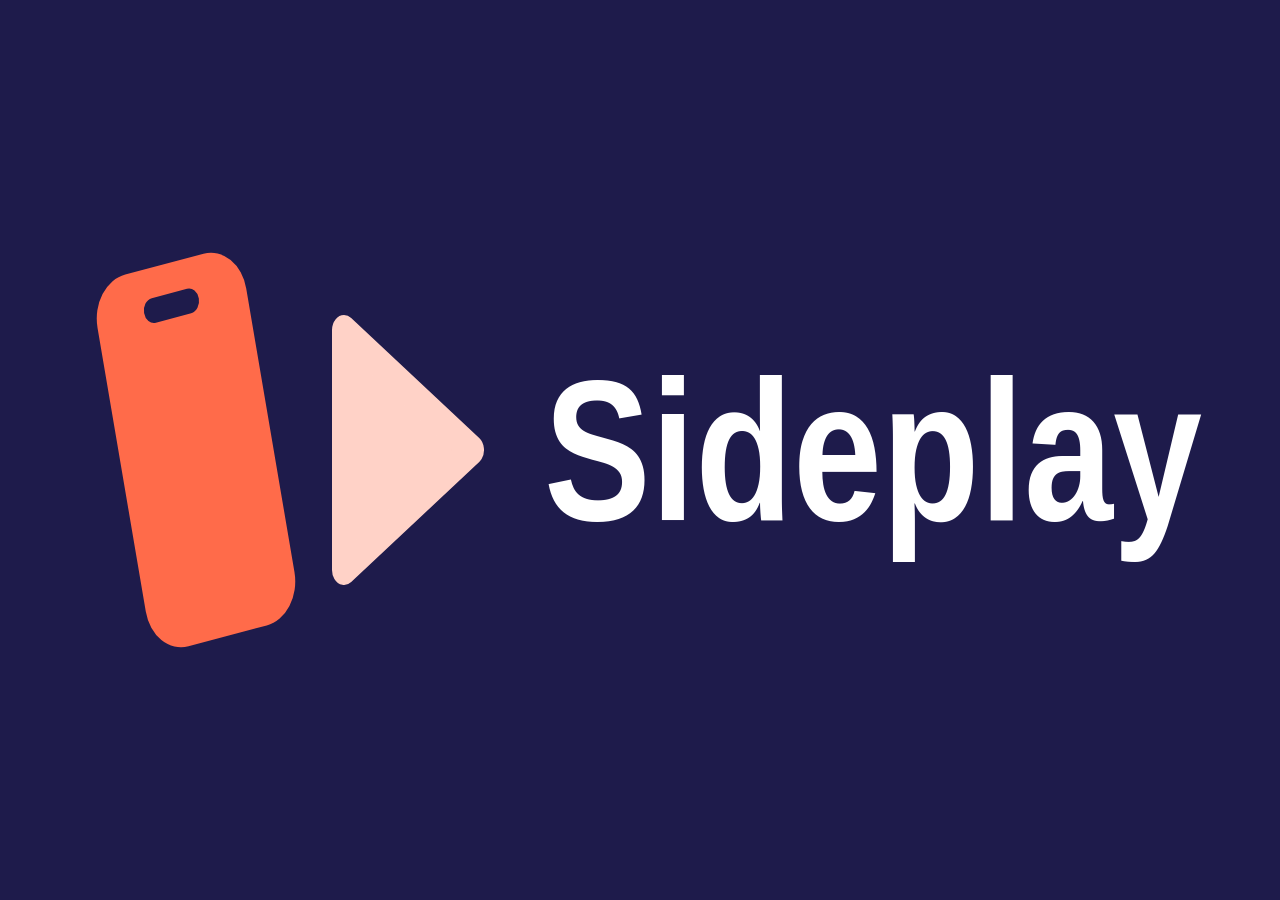
<file: docs/design/icon-concepts/banner-a3.html>
<!doctype html><html><head><meta charset="utf-8"><style>html,body{margin:0;padding:0;background:#1e1b4b}svg{display:block;width:100vw;height:100vh}</style></head><body>
<svg viewBox="0 0 320 180" preserveAspectRatio="none"><rect width="320" height="180" fill="#1e1b4b"/>
  <g transform="rotate(-12 49 90)">
    <rect x="30" y="52" width="38" height="76" rx="9" fill="#ff6b4a"/>
    <rect x="42" y="58" width="14" height="5" rx="2.5" fill="#1e1b4b"/>
  </g>
  <path d="M86 66 L118 90 L86 114 Z" fill="#ffd2c7" stroke="#ffd2c7" stroke-width="6" stroke-linejoin="round"/>
  <text x="136" y="104" font-family="Helvetica, Arial" font-weight="700" font-size="40" fill="#ffffff">Sideplay</text></svg>
</body></html>
</file>
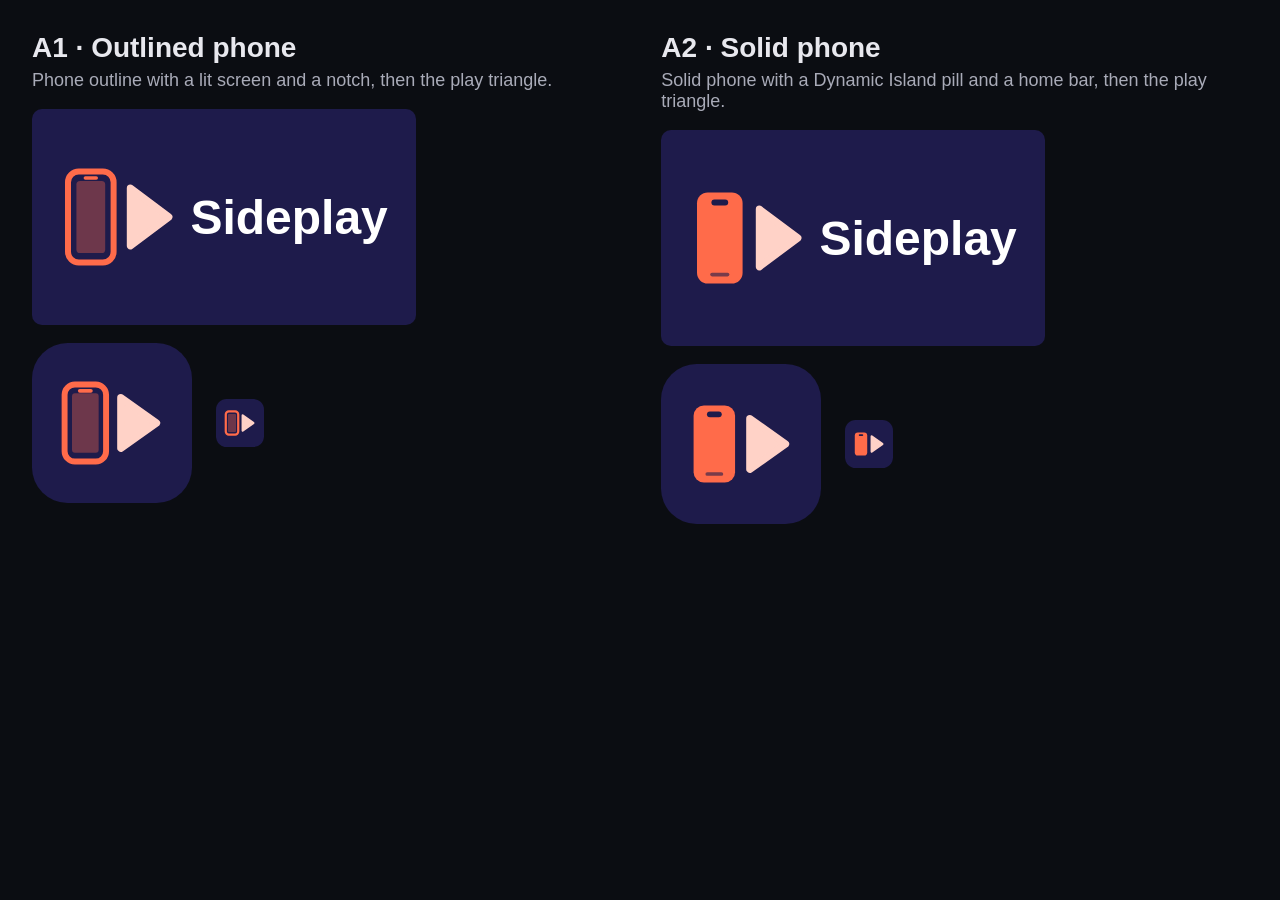
<file: docs/design/icon-concepts/concepts-a.html>
<!doctype html>
<html><head><meta charset="utf-8"><title>Sideplay icon A variants</title>
<style>
  body { margin: 0; background: #0b0d12; font-family: -apple-system, Helvetica, Arial, sans-serif; color: #e8e8ee; }
  .sheet { display: grid; grid-template-columns: repeat(3, 1fr); gap: 32px; padding: 32px; width: 1856px; }
  .concept h2 { font-size: 28px; margin: 0 0 6px; }
  .concept p { margin: 0 0 18px; color: #a9abb8; font-size: 18px; }
  .row { display: flex; gap: 24px; align-items: center; }
  .banner { width: 384px; height: 216px; border-radius: 10px; overflow: hidden; }
  .icon { width: 160px; height: 160px; }
  .small { width: 48px; height: 48px; }
</style></head>
<body><div class="sheet">

<!-- A1: outlined phone -->
<div class="concept">
  <h2>A1 · Outlined phone</h2>
  <p>Phone outline with a lit screen and a notch, then the play triangle.</p>
  <div class="row">
    <svg class="banner" viewBox="0 0 320 180"><rect width="320" height="180" fill="#1e1b4b"/>
      <rect x="30" y="52" width="38" height="76" rx="9" fill="none" stroke="#ff6b4a" stroke-width="5"/>
      <rect x="37" y="60" width="24" height="60" rx="3" fill="#ff6b4a" opacity="0.35"/>
      <rect x="43" y="56" width="12" height="3" rx="1.5" fill="#ff6b4a"/>
      <path d="M82 66 L114 90 L82 114 Z" fill="#ffd2c7" stroke="#ffd2c7" stroke-width="6" stroke-linejoin="round"/>
      <text x="132" y="104" font-family="Helvetica, Arial" font-weight="700" font-size="40" fill="#ffffff">Sideplay</text></svg>
  </div>
  <div class="row" style="margin-top:18px">
    <svg class="icon" viewBox="0 0 108 108"><rect width="108" height="108" rx="24" fill="#1e1b4b"/>
      <rect x="22" y="28" width="28" height="52" rx="7" fill="none" stroke="#ff6b4a" stroke-width="4"/>
      <rect x="27" y="34" width="18" height="40" rx="2" fill="#ff6b4a" opacity="0.35"/>
      <rect x="31" y="31" width="10" height="2.5" rx="1.25" fill="#ff6b4a"/>
      <path d="M60 37 L84 54 L60 71 Z" fill="#ffd2c7" stroke="#ffd2c7" stroke-width="5" stroke-linejoin="round"/></svg>
    <svg class="small" viewBox="0 0 108 108"><rect width="108" height="108" rx="24" fill="#1e1b4b"/>
      <rect x="22" y="28" width="28" height="52" rx="7" fill="none" stroke="#ff6b4a" stroke-width="5"/>
      <rect x="27" y="34" width="18" height="40" rx="2" fill="#ff6b4a" opacity="0.35"/>
      <path d="M60 37 L84 54 L60 71 Z" fill="#ffd2c7" stroke="#ffd2c7" stroke-width="5" stroke-linejoin="round"/></svg>
  </div>
</div>

<!-- A2: solid phone -->
<div class="concept">
  <h2>A2 · Solid phone</h2>
  <p>Solid phone with a Dynamic Island pill and a home bar, then the play triangle.</p>
  <div class="row">
    <svg class="banner" viewBox="0 0 320 180"><rect width="320" height="180" fill="#1e1b4b"/>
      <rect x="30" y="52" width="38" height="76" rx="9" fill="#ff6b4a"/>
      <rect x="42" y="58" width="14" height="5" rx="2.5" fill="#1e1b4b"/>
      <rect x="41" y="119" width="16" height="3" rx="1.5" fill="#1e1b4b" opacity="0.6"/>
      <path d="M82 66 L114 90 L82 114 Z" fill="#ffd2c7" stroke="#ffd2c7" stroke-width="6" stroke-linejoin="round"/>
      <text x="132" y="104" font-family="Helvetica, Arial" font-weight="700" font-size="40" fill="#ffffff">Sideplay</text></svg>
  </div>
  <div class="row" style="margin-top:18px">
    <svg class="icon" viewBox="0 0 108 108"><rect width="108" height="108" rx="24" fill="#1e1b4b"/>
      <rect x="22" y="28" width="28" height="52" rx="7" fill="#ff6b4a"/>
      <rect x="31" y="32" width="10" height="4" rx="2" fill="#1e1b4b"/>
      <rect x="30" y="73" width="12" height="2.5" rx="1.25" fill="#1e1b4b" opacity="0.6"/>
      <path d="M60 37 L84 54 L60 71 Z" fill="#ffd2c7" stroke="#ffd2c7" stroke-width="5" stroke-linejoin="round"/></svg>
    <svg class="small" viewBox="0 0 108 108"><rect width="108" height="108" rx="24" fill="#1e1b4b"/>
      <rect x="22" y="28" width="28" height="52" rx="7" fill="#ff6b4a"/>
      <rect x="31" y="32" width="10" height="4" rx="2" fill="#1e1b4b"/>
      <path d="M60 37 L84 54 L60 71 Z" fill="#ffd2c7" stroke="#ffd2c7" stroke-width="5" stroke-linejoin="round"/></svg>
  </div>
</div>

<!-- A3: tilted phone -->
<div class="concept">
  <h2>A3 · Tilted phone</h2>
  <p>Solid phone tilted toward the play triangle, as if sliding sideways onto the TV.</p>
  <div class="row">
    <svg class="banner" viewBox="0 0 320 180"><rect width="320" height="180" fill="#1e1b4b"/>
      <g transform="rotate(-12 49 90)">
        <rect x="30" y="52" width="38" height="76" rx="9" fill="#ff6b4a"/>
        <rect x="42" y="58" width="14" height="5" rx="2.5" fill="#1e1b4b"/>
      </g>
      <path d="M86 66 L118 90 L86 114 Z" fill="#ffd2c7" stroke="#ffd2c7" stroke-width="6" stroke-linejoin="round"/>
      <text x="136" y="104" font-family="Helvetica, Arial" font-weight="700" font-size="40" fill="#ffffff">Sideplay</text></svg>
  </div>
  <div class="row" style="margin-top:18px">
    <svg class="icon" viewBox="0 0 108 108"><rect width="108" height="108" rx="24" fill="#1e1b4b"/>
      <g transform="rotate(-12 36 54)">
        <rect x="22" y="28" width="28" height="52" rx="7" fill="#ff6b4a"/>
        <rect x="31" y="32" width="10" height="4" rx="2" fill="#1e1b4b"/>
      </g>
      <path d="M61 37 L85 54 L61 71 Z" fill="#ffd2c7" stroke="#ffd2c7" stroke-width="5" stroke-linejoin="round"/></svg>
    <svg class="small" viewBox="0 0 108 108"><rect width="108" height="108" rx="24" fill="#1e1b4b"/>
      <g transform="rotate(-12 36 54)">
        <rect x="22" y="28" width="28" height="52" rx="7" fill="#ff6b4a"/>
        <rect x="31" y="32" width="10" height="4" rx="2" fill="#1e1b4b"/>
      </g>
      <path d="M61 37 L85 54 L61 71 Z" fill="#ffd2c7" stroke="#ffd2c7" stroke-width="5" stroke-linejoin="round"/></svg>
  </div>
</div>

</div></body></html>
</file>
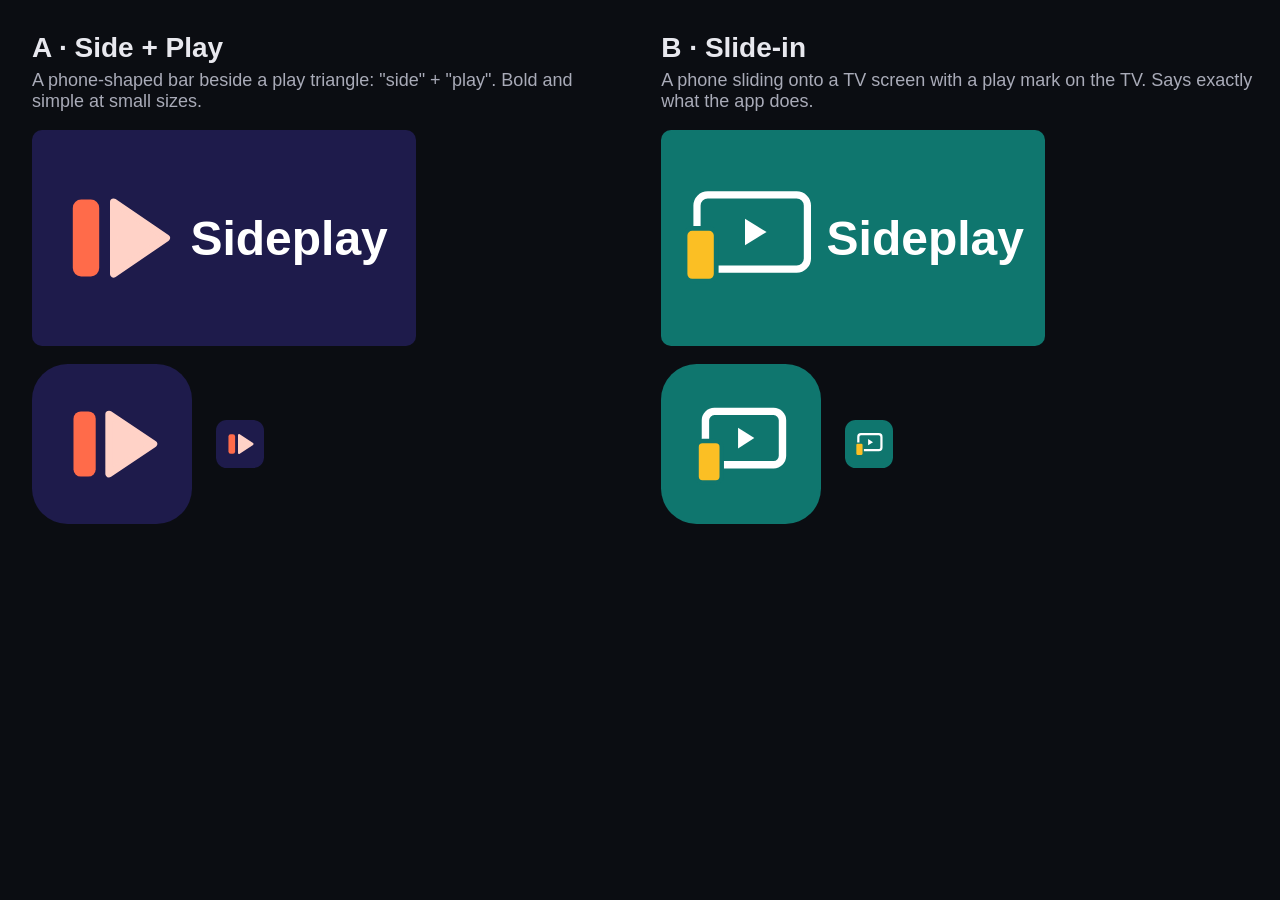
<file: docs/design/icon-concepts/concepts.html>
<!doctype html>
<html><head><meta charset="utf-8"><title>Sideplay icon concepts</title>
<style>
  body { margin: 0; background: #0b0d12; font-family: -apple-system, Helvetica, Arial, sans-serif; color: #e8e8ee; }
  .sheet { display: grid; grid-template-columns: repeat(3, 1fr); gap: 32px; padding: 32px; width: 1856px; }
  .concept h2 { font-size: 28px; margin: 0 0 6px; }
  .concept p { margin: 0 0 18px; color: #a9abb8; font-size: 18px; }
  .row { display: flex; gap: 24px; align-items: center; }
  .banner { width: 384px; height: 216px; border-radius: 10px; overflow: hidden; }
  .icon { width: 160px; height: 160px; }
  .small { width: 48px; height: 48px; }
</style></head>
<body><div class="sheet">

<!-- A: side bar + play -->
<div class="concept">
  <h2>A · Side + Play</h2>
  <p>A phone-shaped bar beside a play triangle: "side" + "play". Bold and simple at small sizes.</p>
  <div class="row">
    <svg class="banner" viewBox="0 0 320 180"><rect width="320" height="180" fill="#1e1b4b"/>
      <rect x="34" y="58" width="22" height="64" rx="7" fill="#ff6b4a"/>
      <path d="M68 60 L112 90 L68 120 Z" fill="#ffd2c7" stroke="#ffd2c7" stroke-width="6" stroke-linejoin="round"/>
      <text x="132" y="104" font-family="Helvetica, Arial" font-weight="700" font-size="40" fill="#ffffff">Sideplay</text></svg>
  </div>
  <div class="row" style="margin-top:18px">
    <svg class="icon" viewBox="0 0 108 108"><rect width="108" height="108" rx="24" fill="#1e1b4b"/>
      <rect x="28" y="32" width="15" height="44" rx="5" fill="#ff6b4a"/>
      <path d="M52 34 L82 54 L52 74 Z" fill="#ffd2c7" stroke="#ffd2c7" stroke-width="5" stroke-linejoin="round"/></svg>
    <svg class="small" viewBox="0 0 108 108"><rect width="108" height="108" rx="24" fill="#1e1b4b"/>
      <rect x="28" y="32" width="15" height="44" rx="5" fill="#ff6b4a"/>
      <path d="M52 34 L82 54 L52 74 Z" fill="#ffd2c7" stroke="#ffd2c7" stroke-width="5" stroke-linejoin="round"/></svg>
  </div>
</div>

<!-- B: slide-in -->
<div class="concept">
  <h2>B · Slide-in</h2>
  <p>A phone sliding onto a TV screen with a play mark on the TV. Says exactly what the app does.</p>
  <div class="row">
    <svg class="banner" viewBox="0 0 320 180"><rect width="320" height="180" fill="#0f766e"/>
      <rect x="30" y="54" width="92" height="62" rx="9" fill="none" stroke="#ffffff" stroke-width="6"/>
      <path d="M70 74 L88 85 L70 96 Z" fill="#ffffff"/>
      <rect x="20" y="82" width="26" height="44" rx="6" fill="#fbbf24" stroke="#0f766e" stroke-width="4"/>
      <text x="138" y="104" font-family="Helvetica, Arial" font-weight="700" font-size="40" fill="#ffffff">Sideplay</text></svg>
  </div>
  <div class="row" style="margin-top:18px">
    <svg class="icon" viewBox="0 0 108 108"><rect width="108" height="108" rx="24" fill="#0f766e"/>
      <rect x="30" y="32" width="52" height="36" rx="6" fill="none" stroke="#ffffff" stroke-width="5"/>
      <path d="M52 43 L63 50 L52 57 Z" fill="#ffffff"/>
      <rect x="24" y="52" width="17" height="28" rx="4" fill="#fbbf24" stroke="#0f766e" stroke-width="3"/></svg>
    <svg class="small" viewBox="0 0 108 108"><rect width="108" height="108" rx="24" fill="#0f766e"/>
      <rect x="30" y="32" width="52" height="36" rx="6" fill="none" stroke="#ffffff" stroke-width="5"/>
      <path d="M52 43 L63 50 L52 57 Z" fill="#ffffff"/>
      <rect x="24" y="52" width="17" height="28" rx="4" fill="#fbbf24" stroke="#0f766e" stroke-width="3"/></svg>
  </div>
</div>

<!-- C: overlap -->
<div class="concept">
  <h2>C · Overlap</h2>
  <p>A tall (phone) and a wide (TV) shape overlapping; the shared area glows. Abstract and calm.</p>
  <div class="row">
    <svg class="banner" viewBox="0 0 320 180"><rect width="320" height="180" fill="#f5f3ff"/>
      <rect x="40" y="62" width="76" height="52" rx="8" fill="#6d28d9" opacity="0.85"/>
      <rect x="30" y="48" width="34" height="64" rx="8" fill="#ec4899" opacity="0.85"/>
      <rect x="40" y="62" width="24" height="50" fill="#ffffff" opacity="0.55"/>
      <text x="134" y="104" font-family="Helvetica, Arial" font-weight="700" font-size="40" fill="#2e1065">Sideplay</text></svg>
  </div>
  <div class="row" style="margin-top:18px">
    <svg class="icon" viewBox="0 0 108 108"><rect width="108" height="108" rx="24" fill="#f5f3ff"/>
      <rect x="34" y="40" width="50" height="34" rx="6" fill="#6d28d9" opacity="0.85"/>
      <rect x="24" y="30" width="24" height="44" rx="6" fill="#ec4899" opacity="0.85"/>
      <rect x="34" y="40" width="14" height="34" fill="#ffffff" opacity="0.55"/></svg>
    <svg class="small" viewBox="0 0 108 108"><rect width="108" height="108" rx="24" fill="#f5f3ff"/>
      <rect x="34" y="40" width="50" height="34" rx="6" fill="#6d28d9" opacity="0.85"/>
      <rect x="24" y="30" width="24" height="44" rx="6" fill="#ec4899" opacity="0.85"/>
      <rect x="34" y="40" width="14" height="34" fill="#ffffff" opacity="0.55"/></svg>
  </div>
</div>

</div></body></html>
</file>
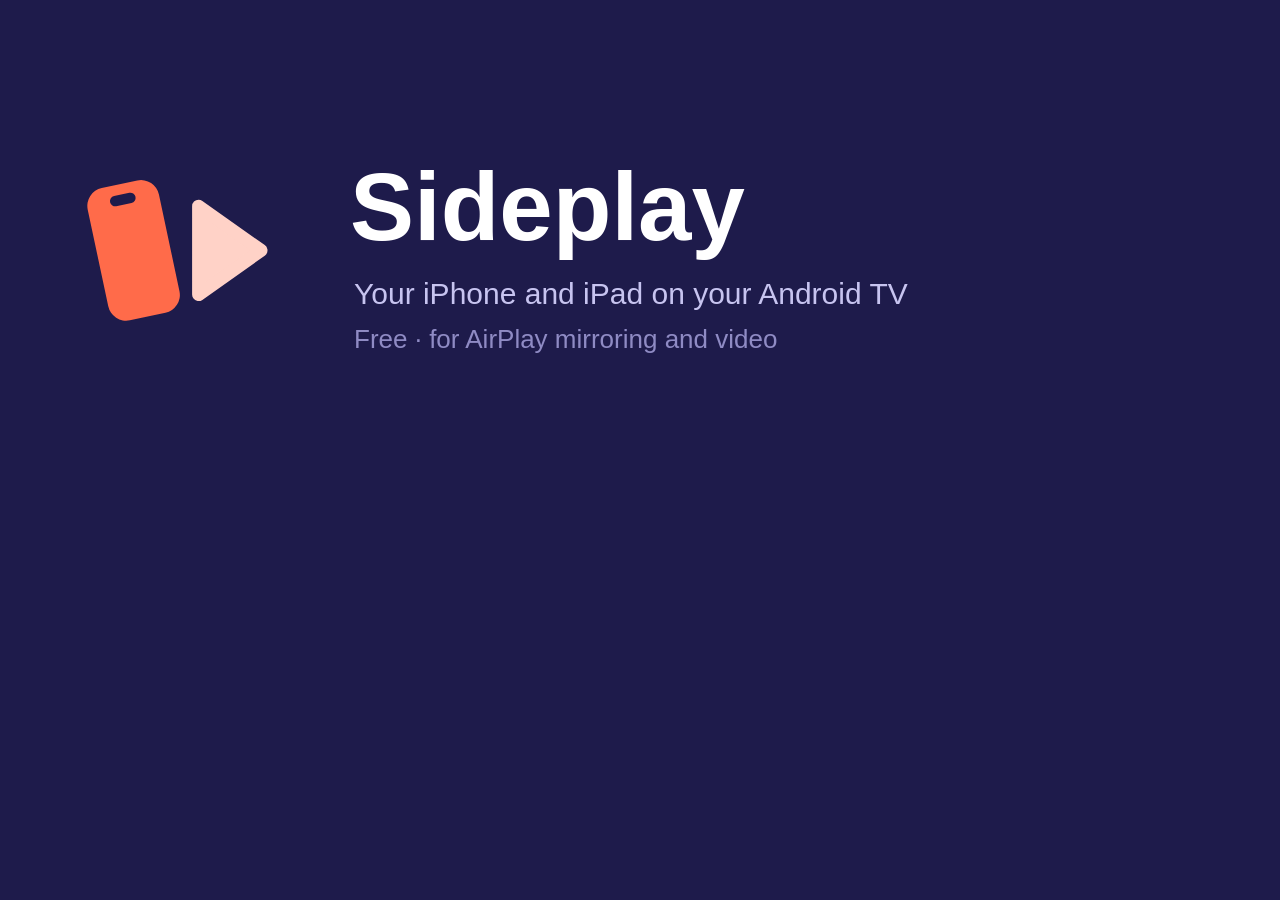
<file: docs/store/src/feature-1024x500.html>
<!doctype html><html><head><meta charset="utf-8"><style>html,body{margin:0;background:#1e1b4b}svg{display:block}</style></head><body>
<svg width="1024" height="500" viewBox="0 0 1024 500"><rect width="1024" height="500" fill="#1e1b4b"/>
<g transform="translate(40 110) scale(2.6)"><g transform="rotate(-12 36 54)"><rect x="22" y="28" width="28" height="52" rx="7" fill="#ff6b4a"/><rect x="31" y="32" width="10" height="4" rx="2" fill="#1e1b4b"/></g>
<path d="M61 37 L85 54 L61 71 Z" fill="#ffd2c7" stroke="#ffd2c7" stroke-width="5" stroke-linejoin="round"/></g>
<text x="350" y="240" font-family="Helvetica, Arial" font-weight="700" font-size="96" fill="#ffffff">Sideplay</text>
<text x="354" y="304" font-family="Helvetica, Arial" font-size="30" fill="#c7c4f0">Your iPhone and iPad on your Android TV</text>
<text x="354" y="348" font-family="Helvetica, Arial" font-size="26" fill="#8f8bc4">Free · for AirPlay mirroring and video</text></svg></body></html>
</file>
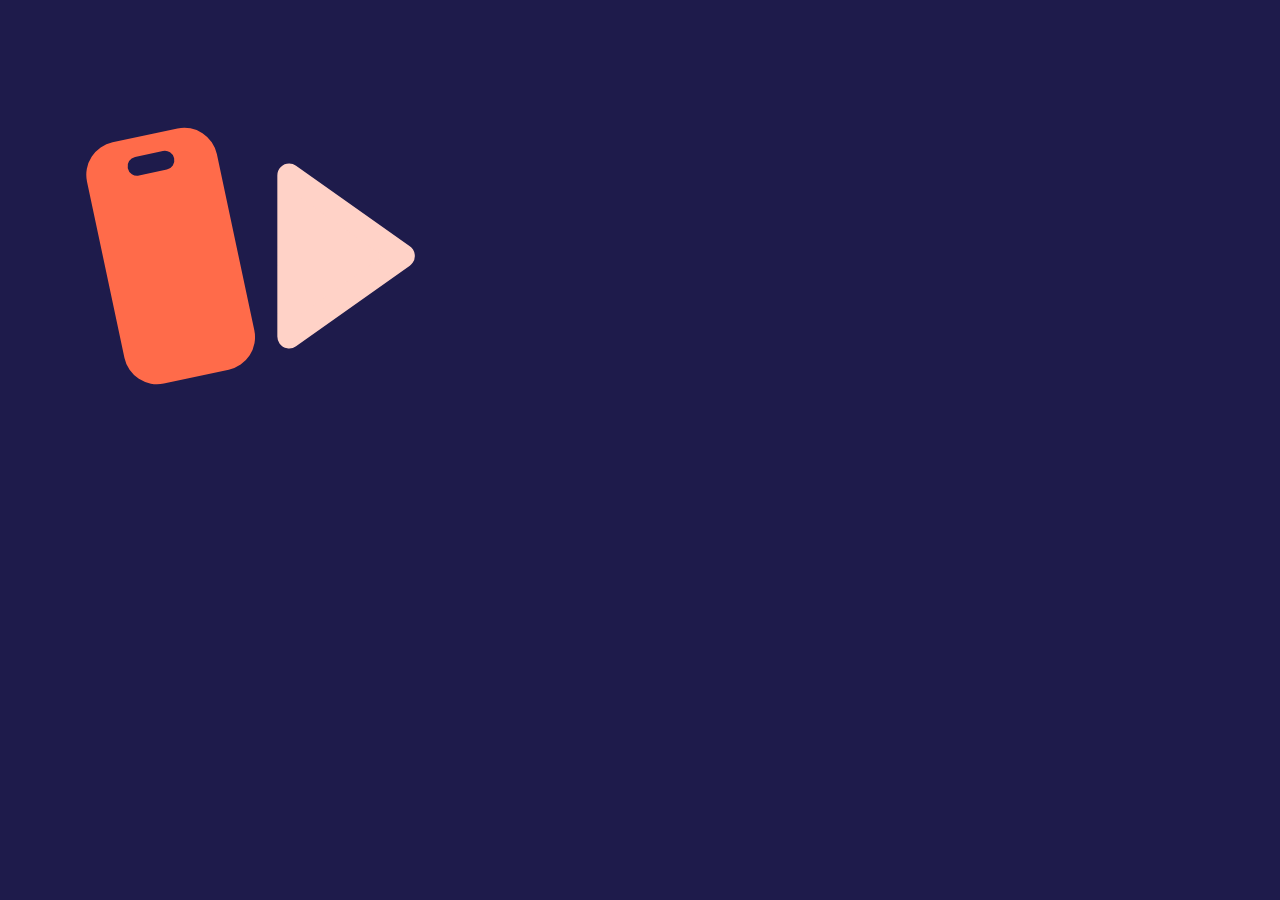
<file: docs/store/src/icon-512.html>
<!doctype html><html><head><meta charset="utf-8"><style>html,body{margin:0;background:#1e1b4b}svg{display:block}</style></head><body>
<svg width="512" height="512" viewBox="0 0 108 108"><rect width="108" height="108" fill="#1e1b4b"/>
<g transform="rotate(-12 36 54)"><rect x="22" y="28" width="28" height="52" rx="7" fill="#ff6b4a"/><rect x="31" y="32" width="10" height="4" rx="2" fill="#1e1b4b"/></g>
<path d="M61 37 L85 54 L61 71 Z" fill="#ffd2c7" stroke="#ffd2c7" stroke-width="5" stroke-linejoin="round"/></svg></body></html>
</file>
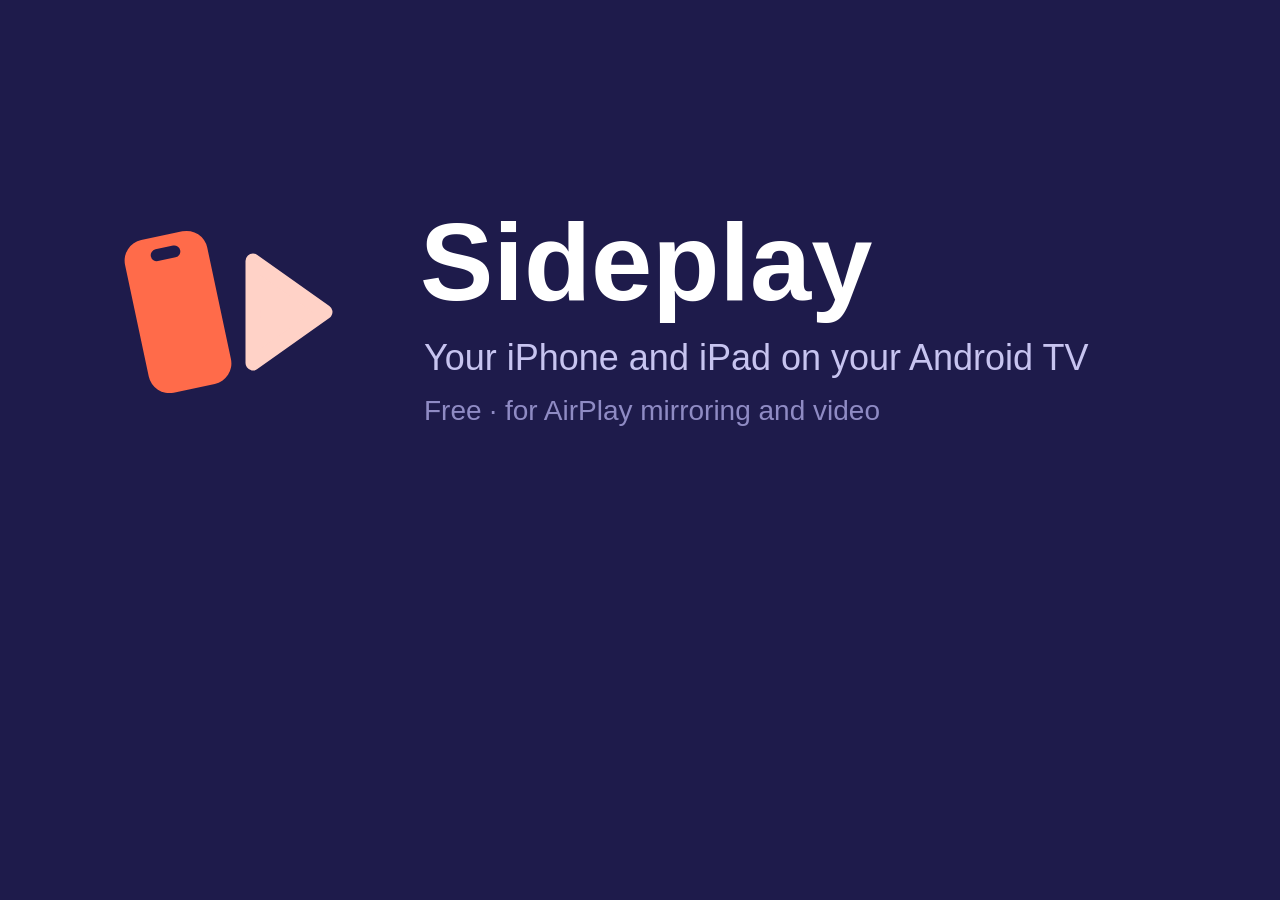
<file: docs/store/src/og-card-1200x630.html>
<!doctype html><html><head><meta charset="utf-8"><style>html,body{margin:0;background:#1e1b4b}svg{display:block}</style></head><body>
<svg width="1200" height="630" viewBox="0 0 1200 630"><rect width="1200" height="630" fill="#1e1b4b"/>
<g transform="translate(70 150) scale(3)"><g transform="rotate(-12 36 54)"><rect x="22" y="28" width="28" height="52" rx="7" fill="#ff6b4a"/><rect x="31" y="32" width="10" height="4" rx="2" fill="#1e1b4b"/></g>
<path d="M61 37 L85 54 L61 71 Z" fill="#ffd2c7" stroke="#ffd2c7" stroke-width="5" stroke-linejoin="round"/></g>
<text x="420" y="300" font-family="Helvetica, Arial" font-weight="700" font-size="110" fill="#ffffff">Sideplay</text>
<text x="424" y="370" font-family="Helvetica, Arial" font-size="36" fill="#c7c4f0">Your iPhone and iPad on your Android TV</text>
<text x="424" y="420" font-family="Helvetica, Arial" font-size="28" fill="#8f8bc4">Free · for AirPlay mirroring and video</text></svg></body></html>
</file>
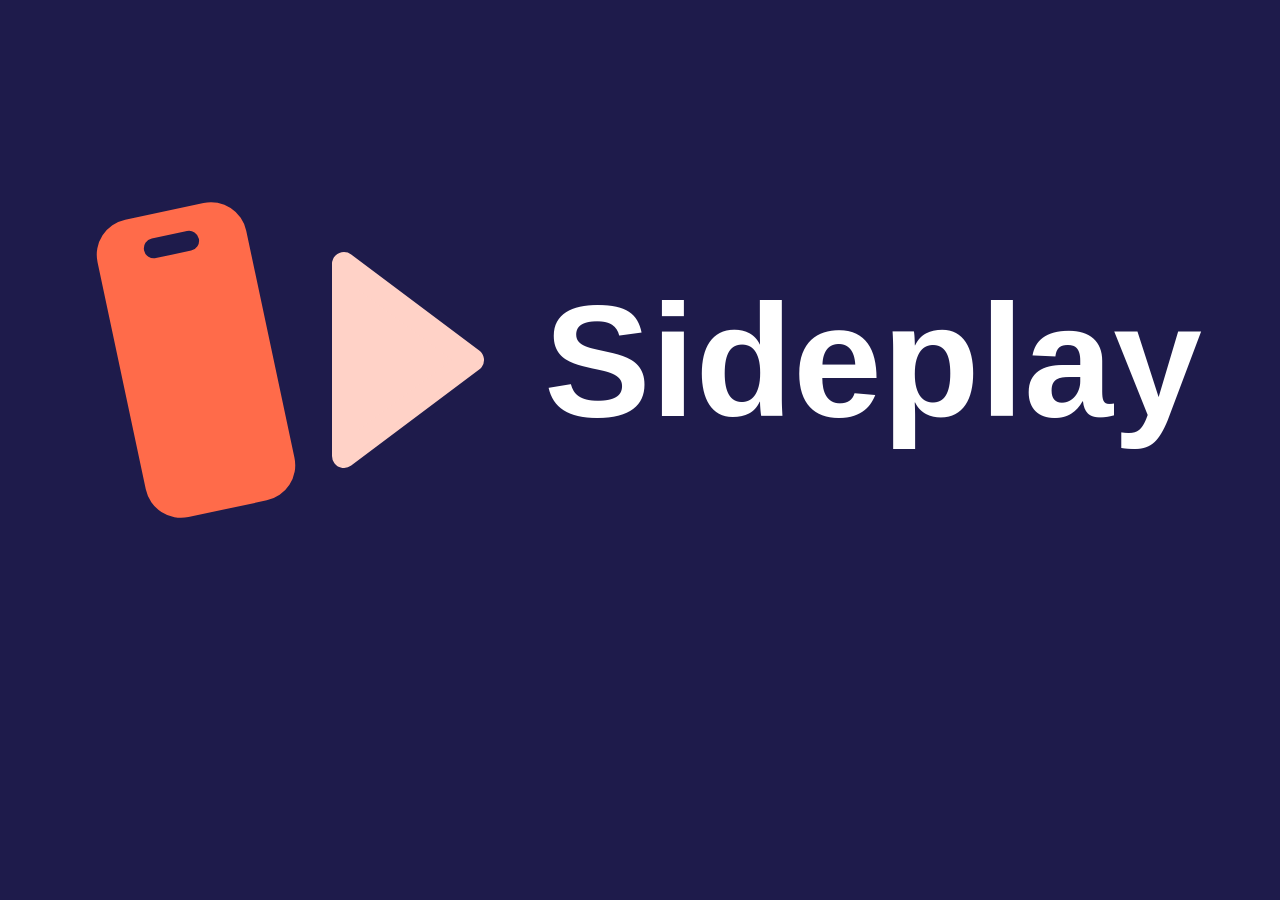
<file: docs/store/src/tv-banner-1280x720.html>
<!doctype html><html><head><meta charset="utf-8"><style>html,body{margin:0;background:#1e1b4b}svg{display:block}</style></head><body>
<svg width="1280" height="720" viewBox="0 0 320 180"><rect width="320" height="180" fill="#1e1b4b"/>
<g transform="rotate(-12 49 90)"><rect x="30" y="52" width="38" height="76" rx="9" fill="#ff6b4a"/><rect x="42" y="58" width="14" height="5" rx="2.5" fill="#1e1b4b"/></g>
<path d="M86 66 L118 90 L86 114 Z" fill="#ffd2c7" stroke="#ffd2c7" stroke-width="6" stroke-linejoin="round"/>
<text x="136" y="104" font-family="Helvetica, Arial" font-weight="700" font-size="40" fill="#ffffff">Sideplay</text></svg></body></html>
</file>
